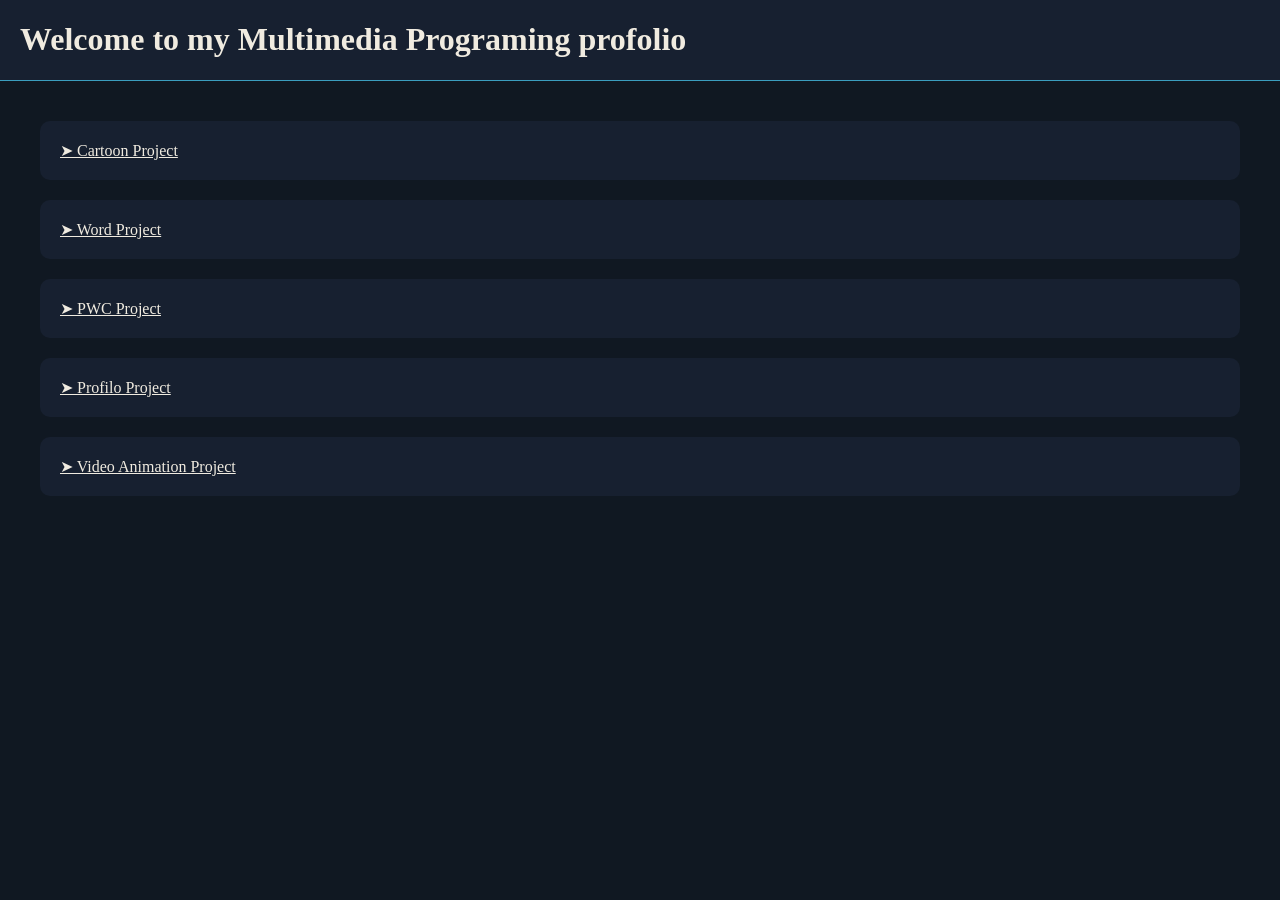
<file: index.html>
<!doctype html>
<html lang="en">
  <head>
    <meta charset="UTF-8" />
    <meta name="viewport" content="width=device-width, initial-scale=1" />
    <title>profolio</title>
    <link href="./static/css/style.css" rel="stylesheet" />
  </head>

  <body class="bg">
    <div class="top-border">
      <h1 class="title">Welcome to my Multimedia Programing profolio</h1>
    </div>
    <div class="project_area">
      <a class="project" href="./page/cartoon/cartoon.html">
        ➤ Cartoon Project</a
      >
      <a class="project" href="./page/word/main.html"> ➤ Word Project</a>
      <a class="project" href="./page/PWC/pwc.html"> ➤ PWC Project</a>
      <a class="project" href="./page/profilo/index.html"> ➤ Profilo Project</a>
      <a class="project" href="./page/video_animation/index.html"> ➤ Video Animation Project</a>
    </div>
  </body>
</html>
</file>
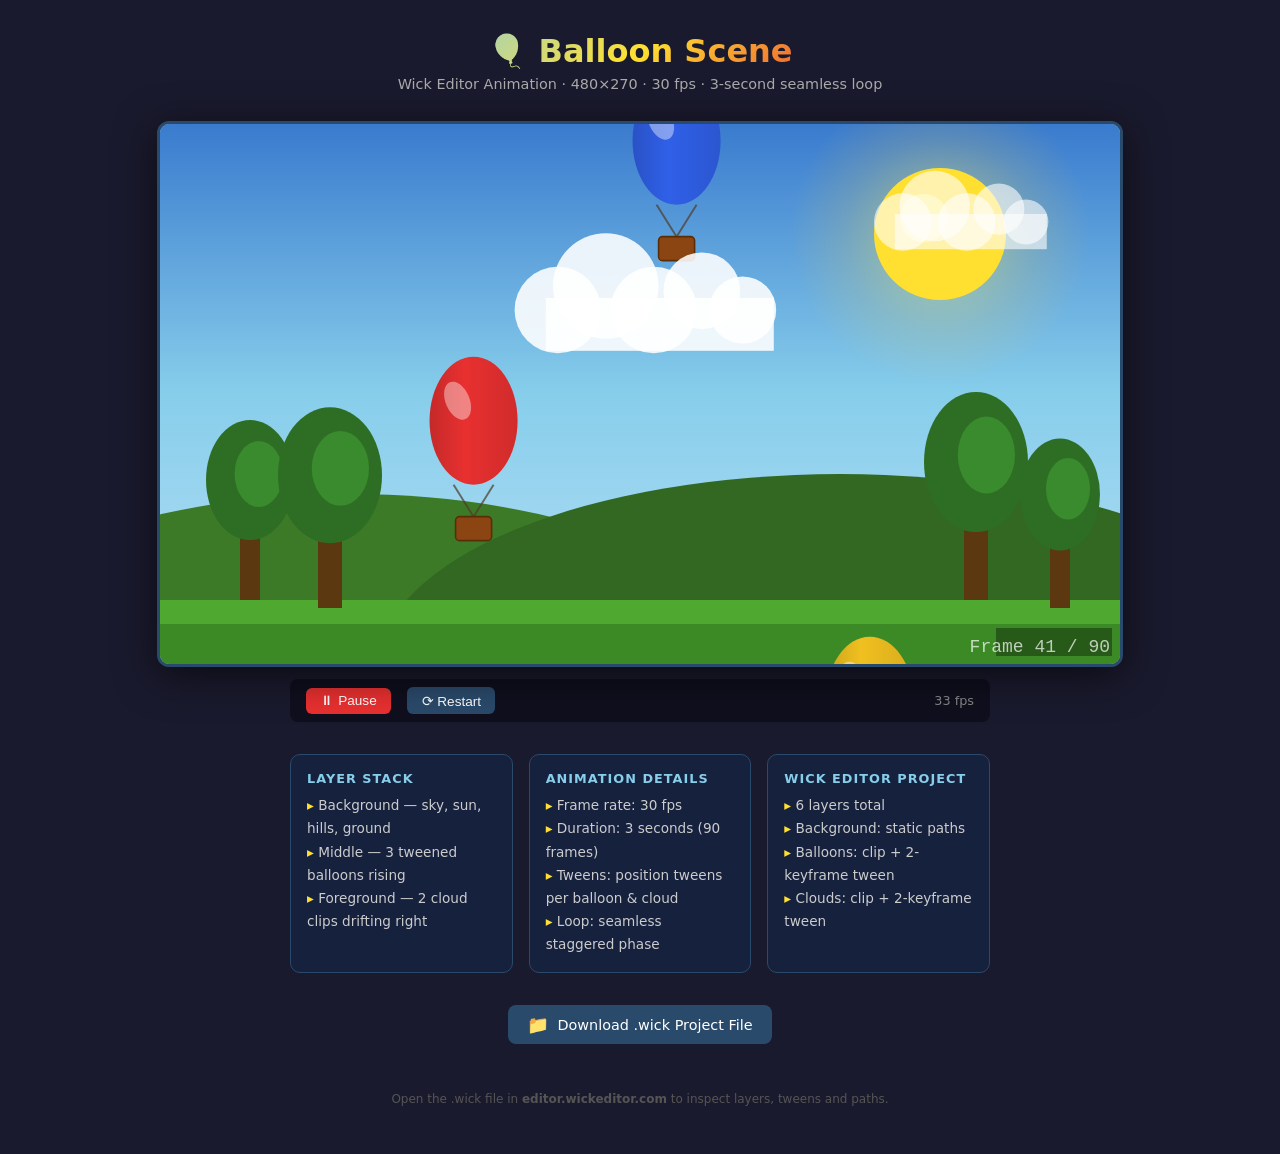
<file: page/video_animation/index.html>
<!DOCTYPE html>
<html lang="en">
<head>
  <meta charset="UTF-8" />
  <meta name="viewport" content="width=device-width, initial-scale=1.0" />
  <title>Balloon Scene — Wick Editor Animation</title>
  <style>
    /* ── reset & base ── */
    *, *::before, *::after { box-sizing: border-box; margin: 0; padding: 0; }

    body {
      background: #1a1a2e;
      color: #e0e0e0;
      font-family: 'Segoe UI', system-ui, sans-serif;
      display: flex;
      flex-direction: column;
      align-items: center;
      padding: 2rem 1rem 3rem;
      min-height: 100vh;
    }

    header {
      text-align: center;
      margin-bottom: 1.8rem;
    }
    header h1 {
      font-size: 2rem;
      background: linear-gradient(135deg, #87CEEB, #FFE030, #E83030);
      -webkit-background-clip: text;
      -webkit-text-fill-color: transparent;
      background-clip: text;
      margin-bottom: 0.4rem;
    }
    header p {
      color: #aaa;
      font-size: 0.9rem;
    }

    /* ── animation container ── */
    .stage {
      position: relative;
      border-radius: 12px;
      overflow: hidden;
      box-shadow: 0 8px 40px rgba(0,0,0,0.6);
      border: 3px solid #2a4a6b;
    }

    canvas {
      display: block;
      background: #87CEEB;
      /* Scale canvas to fit common screens while keeping 16:9 */
      max-width: 100%;
      height: auto;
    }

    /* playback controls */
    .controls {
      display: flex;
      align-items: center;
      gap: 1rem;
      margin-top: 0.75rem;
      background: #0f0f1e;
      border-radius: 8px;
      padding: 0.5rem 1rem;
      width: 100%;
      max-width: 700px;
    }
    .controls button {
      background: #2a4a6b;
      color: #fff;
      border: none;
      border-radius: 6px;
      padding: 0.35rem 0.9rem;
      cursor: pointer;
      font-size: 0.85rem;
      transition: background 0.2s;
    }
    .controls button:hover { background: #3a6a9b; }
    .controls button.active { background: #E83030; }

    .fps-label { font-size: 0.8rem; color: #888; margin-left: auto; }

    /* ── info cards ── */
    .info-grid {
      display: grid;
      grid-template-columns: repeat(auto-fit, minmax(200px, 1fr));
      gap: 1rem;
      margin-top: 2rem;
      width: 100%;
      max-width: 700px;
    }
    .card {
      background: #16213e;
      border: 1px solid #2a4a6b;
      border-radius: 10px;
      padding: 1rem;
    }
    .card h3 {
      font-size: 0.8rem;
      text-transform: uppercase;
      letter-spacing: 0.08em;
      color: #87CEEB;
      margin-bottom: 0.5rem;
    }
    .card ul {
      list-style: none;
      font-size: 0.85rem;
      line-height: 1.7;
      color: #ccc;
    }
    .card ul li::before { content: "▸ "; color: #FFE030; }

    /* ── download link ── */
    .downloads {
      display: flex;
      gap: 1rem;
      margin-top: 2rem;
      flex-wrap: wrap;
      justify-content: center;
    }
    .dl-btn {
      display: inline-flex;
      align-items: center;
      gap: 0.5rem;
      background: #2a4a6b;
      color: #fff;
      text-decoration: none;
      padding: 0.6rem 1.2rem;
      border-radius: 8px;
      font-size: 0.9rem;
      transition: background 0.2s, transform 0.15s;
    }
    .dl-btn:hover { background: #3a6a9b; transform: translateY(-2px); }
    .dl-btn .icon { font-size: 1.1rem; }

    footer {
      margin-top: 3rem;
      font-size: 0.75rem;
      color: #555;
      text-align: center;
    }
  </style>
</head>
<body>

<header>
  <h1>🎈 Balloon Scene</h1>
  <p>Wick Editor Animation · 480×270 · 30 fps · 3-second seamless loop</p>
</header>

<div class="stage">
  <canvas id="anim" width="960" height="540"></canvas>
</div>

<div class="controls">
  <button id="btnPlay" class="active">⏸ Pause</button>
  <button id="btnRestart">⟳ Restart</button>
  <span class="fps-label" id="fpsCounter">30 fps</span>
</div>

<div class="info-grid">
  <div class="card">
    <h3>Layer Stack</h3>
    <ul>
      <li>Background — sky, sun, hills, ground</li>
      <li>Middle — 3 tweened balloons rising</li>
      <li>Foreground — 2 cloud clips drifting right</li>
    </ul>
  </div>
  <div class="card">
    <h3>Animation Details</h3>
    <ul>
      <li>Frame rate: 30 fps</li>
      <li>Duration: 3 seconds (90 frames)</li>
      <li>Tweens: position tweens per balloon &amp; cloud</li>
      <li>Loop: seamless staggered phase</li>
    </ul>
  </div>
  <div class="card">
    <h3>Wick Editor Project</h3>
    <ul>
      <li>6 layers total</li>
      <li>Background: static paths</li>
      <li>Balloons: clip + 2-keyframe tween</li>
      <li>Clouds: clip + 2-keyframe tween</li>
    </ul>
  </div>
</div>

<div class="downloads">
  <a href="balloon_scene.wick" download class="dl-btn">
    <span class="icon">📁</span> Download .wick Project File
  </a>
</div>

<footer>
  Open the .wick file in <strong>editor.wickeditor.com</strong> to inspect layers, tweens and paths.
</footer>

<!-- ═══════════════════════════════════════════════════════════════════════
     CANVAS ANIMATION  — mirrors the Wick Editor scene
     Layer draw order (bottom → top):
       1. Background   : sky gradient, sun, hills, trees, ground
       2. Balloon Red  : tweened clip, tween y 210 → -210 over 90 frames
       3. Balloon Blue : same journey, staggered by 1/3 phase
       4. Balloon Yellow: same, staggered by 2/3 phase
       5. Cloud Front 1: drifts x -300 → 350 over 90 frames
       6. Cloud Front 2: drifts x -80 → 350, staggered 45 frames
═══════════════════════════════════════════════════════════════════════ -->
<script>
(function () {
  'use strict';

  const canvas = document.getElementById('anim');
  const ctx    = canvas.getContext('2d');

  // Internal resolution matches canvas attribute (2× for sharpness on HiDPI)
  const CW = canvas.width;   // 960
  const CH = canvas.height;  // 540
  // Scene is designed for 480×270; we scale up by 2×
  const S = 2;

  const FPS          = 30;
  const TOTAL_FRAMES = 90;        // 3 seconds
  const MS_PER_FRAME = 1000 / FPS;

  let frame     = 0;
  let playing   = true;
  let lastTs    = null;
  let rafId     = null;
  let fpsAcc    = 0;
  let fpsFrames = 0;
  let lastFpsTs = performance.now();

  // ── utility ────────────────────────────────────────────────────────────
  const lerp = (a, b, t) => a + (b - a) * t;

  // progress 0→1 for a looped object with given phase offset (0→1)
  const loopT = (f, phaseOffset) =>
    ((f / TOTAL_FRAMES) + phaseOffset) % 1;

  // ── drawing helpers ─────────────────────────────────────────────────────

  function drawBalloon(cx, cy, bodyColor, highlightAlpha = 0.4) {
    // Balloon body
    ctx.save();
    ctx.translate(cx, cy);

    // Rigging lines (draw first, behind basket)
    ctx.strokeStyle = 'rgba(80,60,40,0.7)';
    ctx.lineWidth = S * 1;
    ctx.beginPath();
    ctx.moveTo(-S*10, S*22); ctx.lineTo(0, S*38);
    ctx.moveTo( S*10, S*22); ctx.lineTo(0, S*38);
    ctx.stroke();

    // Balloon body (oval)
    ctx.fillStyle = bodyColor;
    ctx.beginPath();
    ctx.ellipse(0, -S*10, S*22, S*32, 0, 0, Math.PI*2);
    ctx.fill();

    // Shading stripe (darker side)
    const grad = ctx.createLinearGradient(-S*22, 0, S*22, 0);
    grad.addColorStop(0,   'rgba(0,0,0,0.15)');
    grad.addColorStop(0.4, 'rgba(0,0,0,0)');
    grad.addColorStop(1,   'rgba(0,0,0,0.1)');
    ctx.fillStyle = grad;
    ctx.beginPath();
    ctx.ellipse(0, -S*10, S*22, S*32, 0, 0, Math.PI*2);
    ctx.fill();

    // Highlight
    ctx.fillStyle = `rgba(255,255,255,${highlightAlpha})`;
    ctx.beginPath();
    ctx.ellipse(-S*8, -S*20, S*6, S*10, -0.4, 0, Math.PI*2);
    ctx.fill();

    // Basket
    ctx.fillStyle = '#8B4513';
    ctx.beginPath();
    ctx.roundRect(-S*9, S*38, S*18, S*12, S*2);
    ctx.fill();
    ctx.strokeStyle = '#5a2d07';
    ctx.lineWidth = S*0.8;
    ctx.stroke();

    ctx.restore();
  }

  function drawCloud(cx, cy, scale = 1, alpha = 0.88) {
    ctx.save();
    ctx.translate(cx, cy);
    ctx.scale(scale, scale);
    ctx.globalAlpha = alpha;

    ctx.fillStyle = '#ffffff';
    const puffs = [[-25*S,5*S,18*S],[-5*S,-5*S,22*S],[15*S,5*S,18*S],[35*S,-3*S,16*S],[52*S,5*S,14*S]];
    puffs.forEach(([x,y,r]) => {
      ctx.beginPath();
      ctx.arc(x, y, r, 0, Math.PI*2);
      ctx.fill();
    });
    // Fill bottom gap
    ctx.fillRect(-30*S, 0, 95*S, 22*S);

    ctx.globalAlpha = 1;
    ctx.restore();
  }

  function drawTree(bx, by, trunkW, trunkH, canopyRx, canopyRy) {
    // trunk
    ctx.fillStyle = '#5c3810';
    ctx.fillRect(bx - trunkW/2, by - trunkH, trunkW, trunkH);
    // canopy
    ctx.fillStyle = '#2e6e24';
    ctx.beginPath();
    ctx.ellipse(bx, by - trunkH - canopyRy*0.6, canopyRx, canopyRy, 0, 0, Math.PI*2);
    ctx.fill();
    // lighter inner canopy
    ctx.fillStyle = '#3a8a2e';
    ctx.beginPath();
    ctx.ellipse(bx + canopyRx*0.2, by - trunkH - canopyRy*0.7, canopyRx*0.55, canopyRy*0.55, 0, 0, Math.PI*2);
    ctx.fill();
  }

  // ── main draw ───────────────────────────────────────────────────────────

  function draw() {
    const f = frame;
    ctx.clearRect(0, 0, CW, CH);

    // ====================================================
    // LAYER 1: BACKGROUND
    // ====================================================

    // Sky gradient
    const skyGrad = ctx.createLinearGradient(0, 0, 0, CH);
    skyGrad.addColorStop(0,   '#3a7bce');
    skyGrad.addColorStop(0.5, '#87CEEB');
    skyGrad.addColorStop(1,   '#b8dff5');
    ctx.fillStyle = skyGrad;
    ctx.fillRect(0, 0, CW, CH);

    // Sun glow
    const sunX = S*390, sunY = S*55;
    const glow = ctx.createRadialGradient(sunX,sunY, S*20, sunX,sunY, S*75);
    glow.addColorStop(0,   'rgba(255,235,80,0.35)');
    glow.addColorStop(0.5, 'rgba(255,210,60,0.15)');
    glow.addColorStop(1,   'rgba(255,200,50,0)');
    ctx.fillStyle = glow;
    ctx.beginPath();
    ctx.arc(sunX, sunY, S*75, 0, Math.PI*2);
    ctx.fill();

    // Sun body
    ctx.fillStyle = '#FFE030';
    ctx.beginPath();
    ctx.arc(sunX, sunY, S*33, 0, Math.PI*2);
    ctx.fill();
    // Sun inner highlight
    ctx.fillStyle = '#FFF17a';
    ctx.beginPath();
    ctx.arc(sunX - S*8, sunY - S*8, S*12, 0, Math.PI*2);
    ctx.fill();

    // Distant hills
    ctx.fillStyle = '#3c7a28';
    ctx.beginPath();
    ctx.ellipse(S*95, CH, S*200, S*85, 0, Math.PI, 0);
    ctx.fill();

    ctx.fillStyle = '#336822';
    ctx.beginPath();
    ctx.ellipse(S*340, CH, S*230, S*95, 0, Math.PI, 0);
    ctx.fill();

    // Ground strip
    ctx.fillStyle = '#4fa830';
    ctx.fillRect(0, CH - S*32, CW, S*32);
    ctx.fillStyle = '#3c8a25';
    ctx.fillRect(0, CH - S*20, CW, S*20);

    // Background trees
    const trees = [[-195,0,10,42,22,30],[-155,4,12,46,26,34],[168,0,12,48,26,35],[210,4,10,40,20,28]];
    trees.forEach(([tx,ty,tw,th,crx,cry]) => {
      const bx = (CW/2 + S*tx);
      const by = (CH - S*32 + S*ty);
      drawTree(bx, by, S*tw, S*th, S*crx, S*cry);
    });

    // ====================================================
    // LAYER 2–4: MIDDLE — BALLOONS (rising, 3 phases)
    // Each balloon travels y: 210 → -210 (Wick coords)
    // In canvas coords (origin top-left, centre = CW/2,CH/2):
    //   Wick y=+210  →  canvas y = CH/2 + S*210
    //   Wick y=-210  →  canvas y = CH/2 - S*210
    // Phase offsets: 0, 1/3, 2/3  → seamless stagger
    // ====================================================

    const balloons = [
      { x: S*(-80),  color: '#E83030', phase: 0 },       // red
      { x: S*(  20), color: '#3060E8', phase: 1/3 },     // blue
      { x: S*( 110), color: '#F0C020', phase: 2/3 },     // yellow
    ];

    const wickYstart =  210;
    const wickYend   = -210;

    balloons.forEach(b => {
      const t  = loopT(f, b.phase);
      // slight sinusoidal horizontal sway
      const sway = Math.sin(t * Math.PI * 4) * S * 5;
      const cx = CW/2 + b.x + sway;
      const cy = CH/2 + S * lerp(wickYstart, wickYend, t);
      drawBalloon(cx, cy, b.color);
    });

    // ====================================================
    // LAYER 5–6: FOREGROUND — CLOUDS (drifting right)
    // Wick: x -300 → 350, y constant
    // Canvas x: CW/2 + S*wickX
    // ====================================================

    const clouds = [
      // [wickXstart, wickXend, wickY, phase, scale, alpha]
      [-300, 350, -48, 0,    1.2, 0.88],
      [-300, 350,  30, 0.5,  1.5, 0.72],
      [-300, 350, -90, 0.25, 0.8, 0.60],
    ];

    clouds.forEach(([xs, xe, wy, phase, sc, al]) => {
      const t  = loopT(f, phase);
      const cx = CW/2 + S * lerp(xs, xe, t);
      const cy = CH/2 + S * wy;
      drawCloud(cx, cy, sc, al);
    });

    // ====================================================
    // Frame counter overlay (small, bottom-right)
    // ====================================================
    ctx.fillStyle = 'rgba(0,0,0,0.35)';
    ctx.fillRect(CW - S*62, CH - S*18, S*58, S*14);
    ctx.fillStyle = 'rgba(255,255,255,0.7)';
    ctx.font = `${S*9}px monospace`;
    ctx.textAlign = 'right';
    ctx.fillText(`Frame ${f+1} / ${TOTAL_FRAMES}`, CW - S*5, CH - S*6);
    ctx.textAlign = 'left';
  }

  // ── animation loop ──────────────────────────────────────────────────────

  function tick(ts) {
    rafId = requestAnimationFrame(tick);
    if (!playing) return;

    if (lastTs === null) { lastTs = ts; }
    const elapsed = ts - lastTs;

    // FPS counter
    fpsAcc += elapsed;
    fpsFrames++;
    if (ts - lastFpsTs >= 1000) {
      document.getElementById('fpsCounter').textContent =
        `${Math.round(1000 * fpsFrames / (ts - lastFpsTs))} fps`;
      fpsAcc = fpsFrames = 0;
      lastFpsTs = ts;
    }

    if (elapsed >= MS_PER_FRAME) {
      frame  = (frame + 1) % TOTAL_FRAMES;
      lastTs = ts - (elapsed % MS_PER_FRAME);   // smooth carry-over
      draw();
    }
  }

  // draw first frame immediately
  draw();
  rafId = requestAnimationFrame(tick);

  // ── controls ────────────────────────────────────────────────────────────

  document.getElementById('btnPlay').addEventListener('click', function () {
    playing = !playing;
    this.textContent = playing ? '⏸ Pause' : '▶ Play';
    this.classList.toggle('active', playing);
    if (playing) lastTs = null;   // reset delta so no jump
  });

  document.getElementById('btnRestart').addEventListener('click', () => {
    frame  = 0;
    lastTs = null;
    draw();
    if (!playing) { playing = true; document.getElementById('btnPlay').textContent = '⏸ Pause'; }
  });

})();
</script>

</body>
</html>
</file>
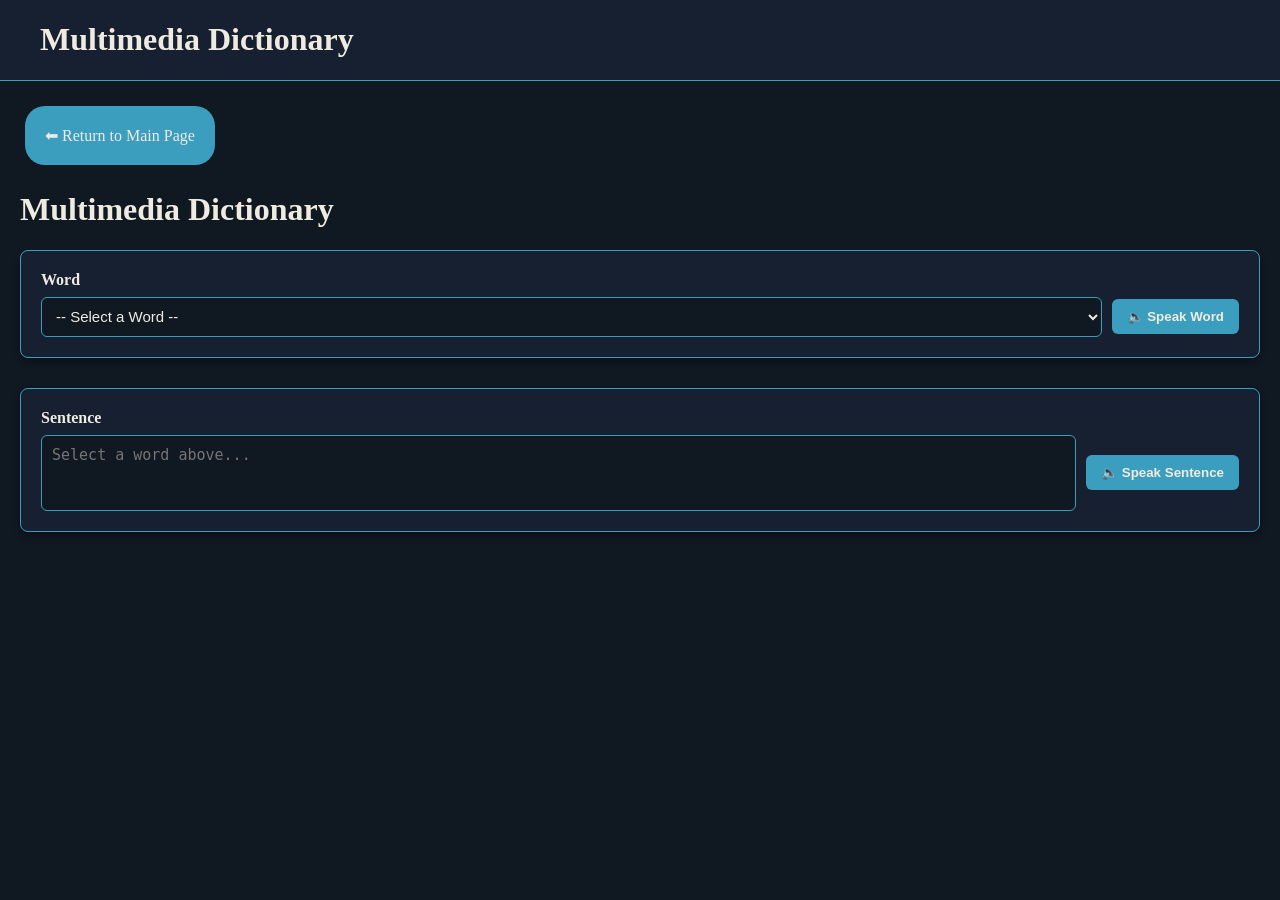
<file: page/word/main.html>
<!doctype html>
<html lang="en">
  <head>
    <meta charset="UTF-8" />
    <meta name="viewport" content="width=device-width, initial-scale=1" />
    <title>Word Dictionary</title>

    <!-- stylesheet -->
    <link href="./css/word.css" rel="stylesheet" />
    <link href="../../static/css/style.css" rel="stylesheet" />
    <!-- javascript -->
    <script src="./js/word.js" defer></script>
  </head>

  <body class="bg">
    <div class="top-border">
      <h1 class="title">Multimedia Dictionary</h1>
    </div>
    <div style="padding: 5px; margin: 20px">
      <a class="back_btn" href="../../index.html">⬅ Return to Main Page</a>
    </div>

    <h1>Multimedia Dictionary</h1>

    <div class="section">
      <label>Word</label>
      <div class="row">
        <select id="wordSelect" onchange="syncWord()">
          <option value="" data-sentence="">-- Select a Word --</option>
          <option
            value="Butterfly"
            data-sentence="A butterfly uses its colorful wings to flutter from flower to flower."
          >
            Butterfly
          </option>
          <option
            value="Ocean"
            data-sentence="The ocean is a vast body of salty water that covers most of our planet."
          >
            Ocean
          </option>
          <option
            value="Thunder"
            data-sentence="Thunder is the loud rumbling sound you hear in the sky during a storm."
          >
            Thunder
          </option>
          <option
            value="Library"
            data-sentence="A library is a quiet place full of books where anyone can read and learn."
          >
            Library
          </option>
          <option
            value="Telescope"
            data-sentence="A telescope makes faraway stars and planets appear much closer to us."
          >
            Telescope
          </option>
        </select>
        <button onclick="speakWord()">&#128264; Speak Word</button>
      </div>
    </div>

    <div class="section">
      <label>Sentence</label>
      <div class="row">
        <textarea
          id="sentenceBox"
          rows="3"
          readonly
          placeholder="Select a word above..."
        ></textarea>
        <button onclick="speakSentence()">&#128264; Speak Sentence</button>
      </div>
    </div>
  </body>
</html>
</file>
<file: static/css/style.css>
:root {
  --bg-primary: #101822;
  --bg-surface: #172030;
  --color-blue: #3b9ebf;
  --color-accent: #c98a4b;
  --text-primary: #f0ebe0;
  --text-muted: #6e8faa;
}

/*background-color*/
.bg {
  background: var(--bg-primary);
  margin: 0;
}
.top-border {
  background: var(--bg-surface);
  border-bottom: 1px solid var(--color-blue);
  display: flex;
}
/*title text*/
.title {
  color: var(--text-primary);
  padding-left: 20px;
}

/*this is for project*/
.project_area {
  margin: 30px;
  display: flex;
  flex-direction: column;
}
.project {
  color: var(--text-primary);
  background-color: var(--bg-surface);
  border-radius: 10px;
  padding: 20px;
  margin: 10px;
}

/*button*/
.back_btn {
  color: var(--text-primary);
  padding: 20px;
  background-color: var(--color-blue);
  border-radius: 20px;
}
</file>
<file: page/word/css/word.css>
/* Use variables from style.css */

h1 {
  color: var(--text-primary);
  margin-left: 20px;
}

.row {
  display: flex;
  gap: 10px;
  align-items: center;
}

textarea {
  flex: 1;
  font-size: 15px;
  padding: 10px;
  background-color: var(--bg-primary);
  color: var(--text-primary);
  border: 1px solid var(--color-blue);
  border-radius: 6px;
  resize: none;
}

label, lable {
  display: block;
  font-weight: bold;
  margin-bottom: 8px;
  color: var(--text-primary);
}

.section {
  background: var(--bg-surface);
  border: 1px solid var(--color-blue);
  border-radius: 8px;
  padding: 20px;
  margin: 20px;
  margin-bottom: 30px;
  box-shadow: 0 4px 6px rgba(0, 0, 0, 0.3);
}

select {
  flex: 1;
  height: 40px;
  font-size: 15px;
  padding: 0 10px;
  background-color: var(--bg-primary);
  color: var(--text-primary);
  border: 1px solid var(--color-blue);
  border-radius: 6px;
}

button {
  background-color: var(--color-blue);
  color: var(--text-primary);
  border: none;
  padding: 10px 15px;
  border-radius: 6px;
  cursor: pointer;
  font-weight: bold;
  transition: opacity 0.2s;
}

button:hover {
  opacity: 0.8;
}

.back_btn {
  text-decoration: none;
  display: inline-block;
}
</file>
